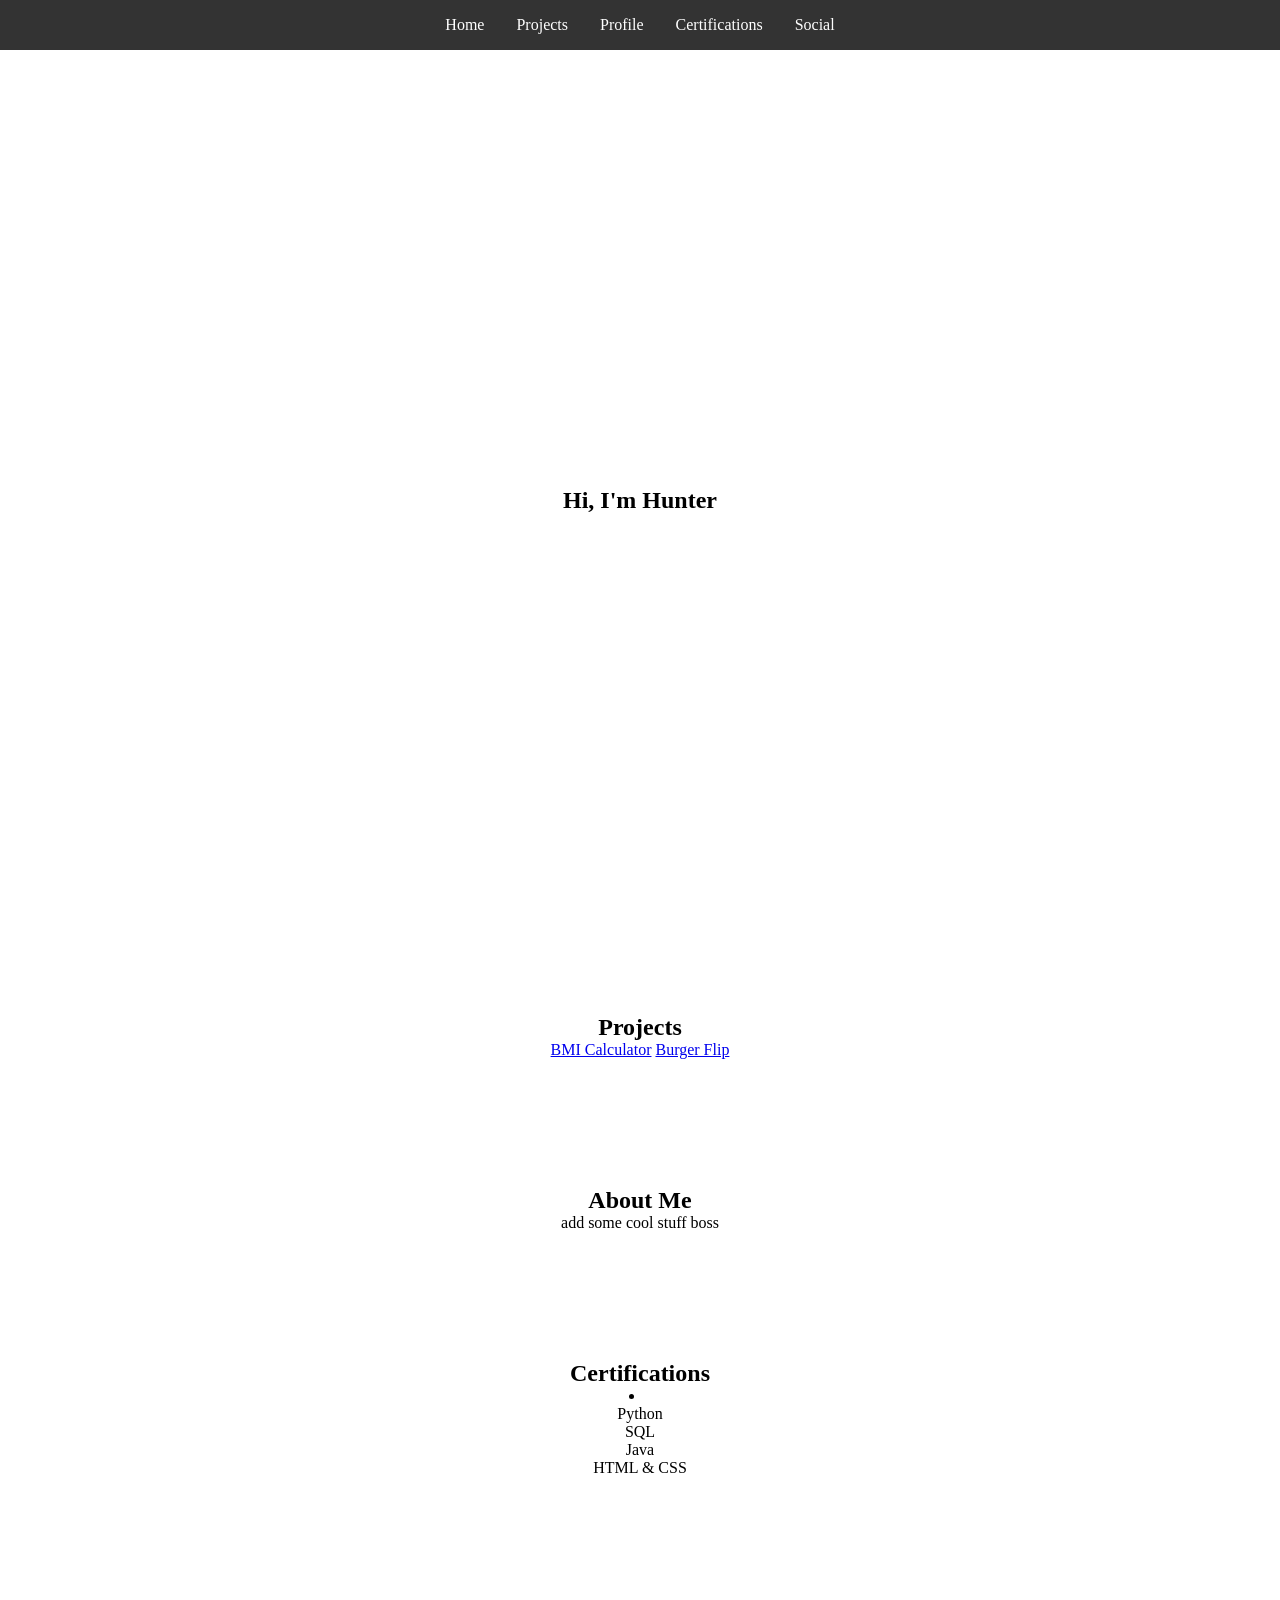
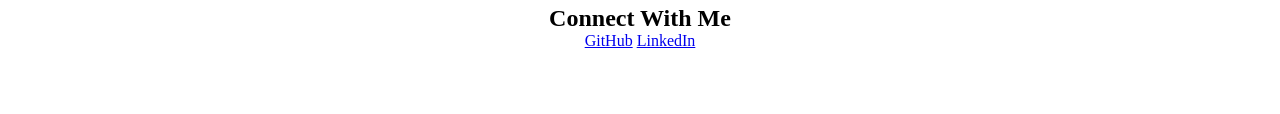
<file: Portfolio Website/index.html>
<!DOCTYPE html>
<html lang="en">
<head>
  <meta charset="UTF-8">
  <meta name="viewport" content="width=device-width, initial-scale=1.0">
  <title>Portfolio</title>
  <link rel="stylesheet" href="wawa.css">
</head>
<body>


  <nav class="navbar">
    <ul>
      <li><a href="#welcome">Home</a></li>
      <li><a href="#projects">Projects</a></li>
      <li><a href="#profile">Profile</a></li>
      <li><a href="#achievements">Certifications</a></li>
      <li><a href="#social">Social</a></li>
    </ul>
  </nav>

 
  <section id="welcome" class="section welcome">
    <h1>Hi, I'm Hunter</h1>
    <p></p>
  </section>

  <section id="projects" class="section">
    <h2>Projects</h2>
    <div class="project">
      <a target="_blank" href="BMI Calculator/bmi.html">BMI Calculator</a>
      <a target="_blank" href="Burger Flipper/game.html">Burger Flip</a>
    </div>
  </section>


  <section id="profile" class="section">
    <h2>About Me</h2>
    <p>add some cool stuff boss</p>
  </section>


  <section id="achievements" class="section">
    <h2>Certifications</h2>
    <li>
    <ul>Python</ul>
    <ul>SQL</ul>
    <ul>Java</ul>
    <ul>HTML & CSS</ul>   
    </li>
  </section>


  <section id="social" class="section">
    <h2>Connect With Me</h2>
    <a href="https://github.com/mmogs" target="_blank">GitHub</a>
    <a href="https://www.linkedin.com/in/hunter-danielson-b21a473a7/" target="_blank">LinkedIn</a>
  </section>

</body>
</html>
</file>
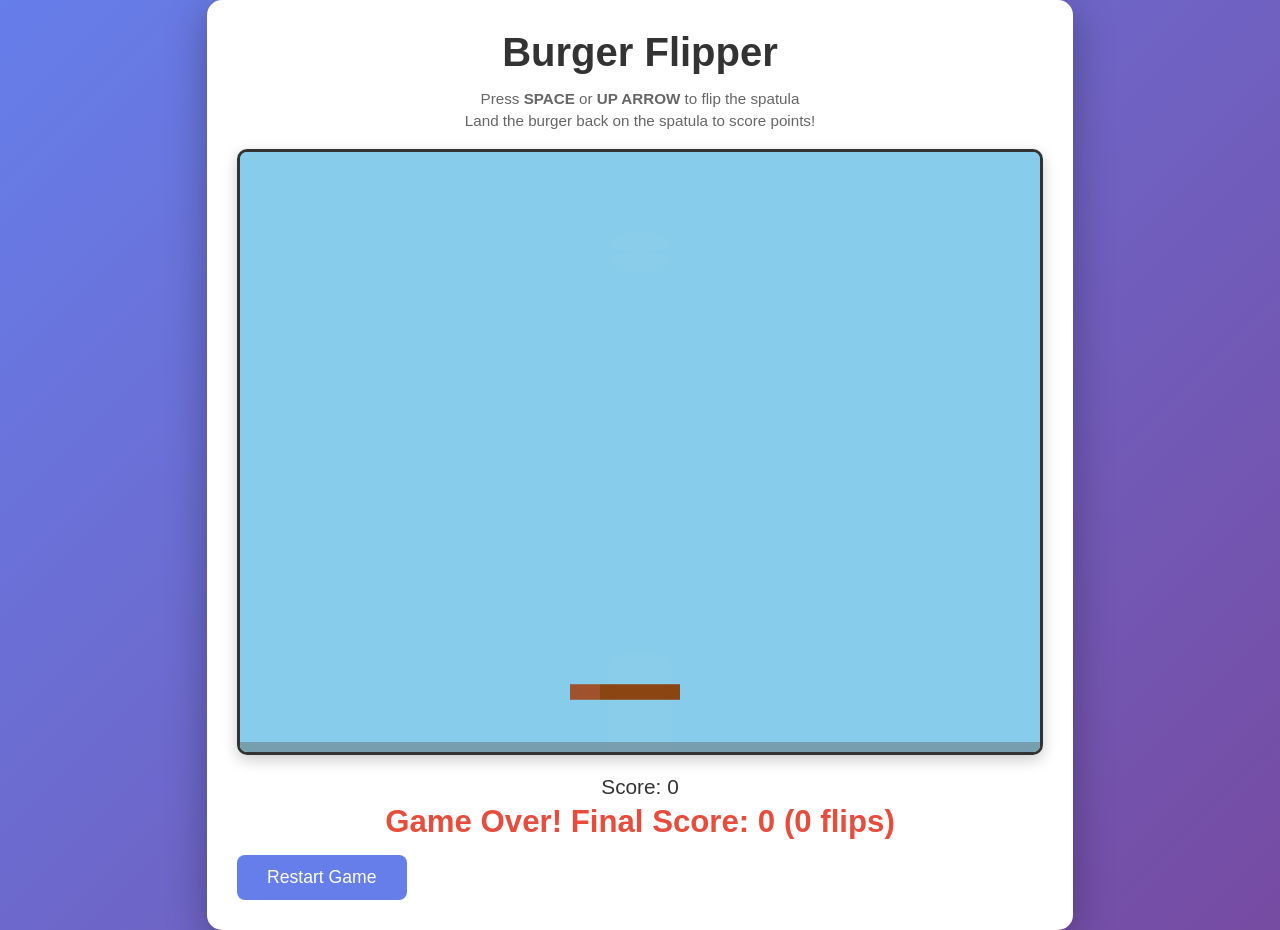
<file: Burger Flipper/game.html>
<!DOCTYPE html>
<html lang="en">
<head>
    <meta charset="UTF-8">
    <meta name="viewport" content="width=device-width, initial-scale=1.0">
    <title>Burger Flipper Game</title>
    <link rel="stylesheet" href="game.css">
</head>
<body>
    <div class="container">
        <h1>Burger Flipper</h1>
        <div class="info">
            <p>Press <strong>SPACE</strong> or <strong>UP ARROW</strong> to flip the spatula</p>
            <p>Land the burger back on the spatula to score points!</p>
        </div>
        <canvas id="gameCanvas" width="800" height="600"></canvas>
        <div class="score-display">
            <p>Score: <span id="score">0</span></p>
            <p id="gameOverText" class="game-over-text"></p>
        </div>
        <button id="restartBtn" class="restart-btn" style="display: none;">Restart Game</button>
    </div>
    <script src="game.js"></script>
</body>
</html>
</file>
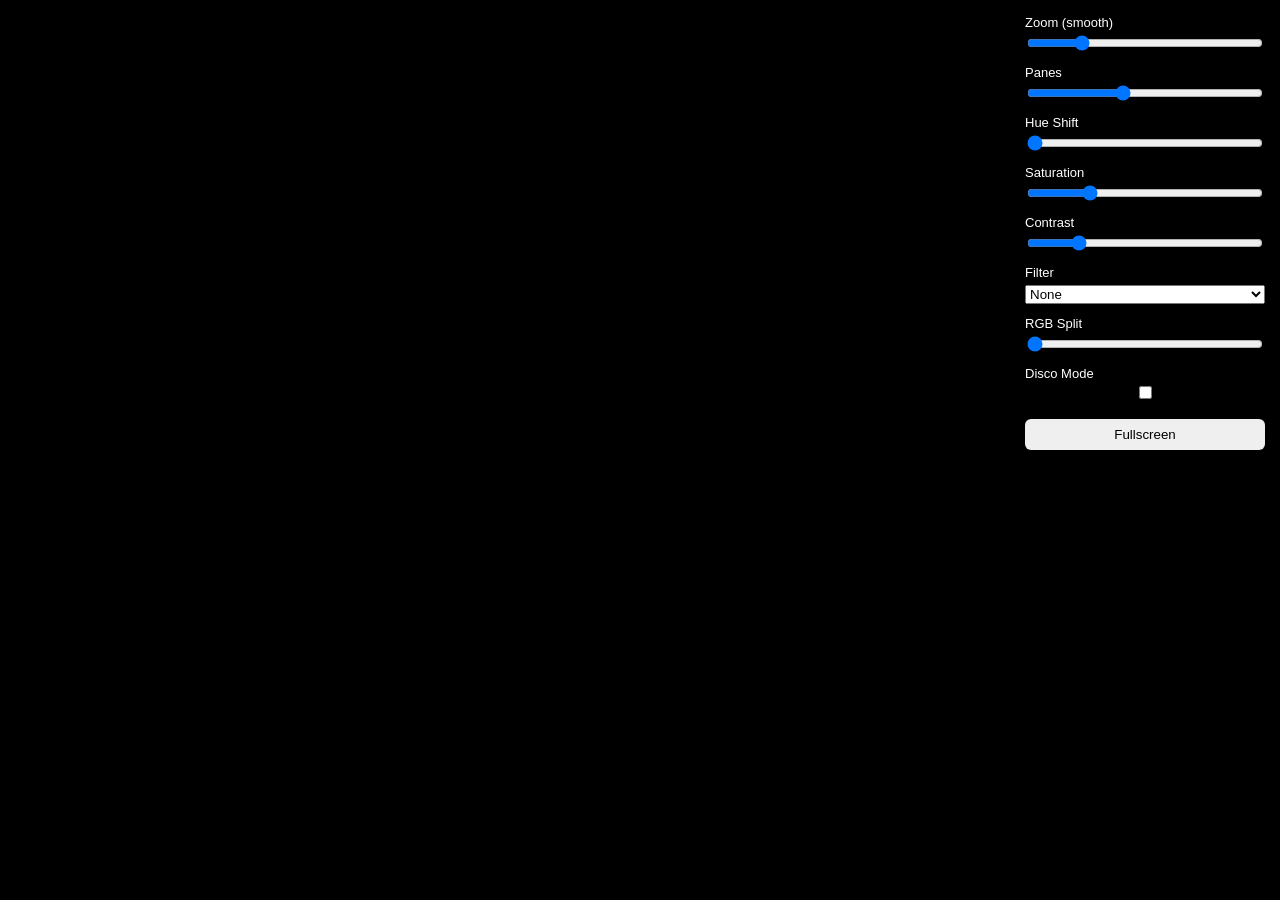
<file: kaleidoscopes/tweak.html>
<!DOCTYPE html>
<html lang="en">
<head>
  <meta charset="UTF-8" />
  <meta name="viewport" content="width=device-width, initial-scale=1.0" />
  <title>Kaleidoscope Camera</title>
  <style>
    body { margin: 0; background: black; overflow: hidden; font-family: sans-serif; }
    canvas { display: block; }

    .sidebar {
      position: fixed;
      top: 0;
      right: 0;
      height: 100%;
      width: 240px;
      background: rgba(0,0,0,0.75);
      color: white;
      padding: 15px;
      display: flex;
      flex-direction: column;
      gap: 12px;
    }

    label { display: flex; flex-direction: column; font-size: 13px; }
    input, select, button { margin-top: 5px; }
    button { cursor: pointer; padding: 8px; border: none; border-radius: 6px; }
  </style>
</head>
<body>
<video id="video" autoplay playsinline style="display:none"></video>
<canvas id="canvas"></canvas>
<canvas id="frame" style="display:none"></canvas>

<div class="sidebar">
  <label>
    Zoom (smooth)
    <input id="zoom" type="range" min="0.6" max="2" step="0.01" value="0.9">
  </label>

  <label>
    Panes
    <input id="slices" type="range" min="4" max="24" step="1" value="12">
  </label>

  <label>
    Hue Shift
    <input id="hue" type="range" min="0" max="360" step="1" value="0">
  </label>

  <label>
    Saturation
    <input id="sat" type="range" min="0" max="4" step="0.1" value="1">
  </label>

  <label>
    Contrast
    <input id="con" type="range" min="0.5" max="3" step="0.1" value="1">
  </label>

  <label>
    Filter
    <select id="filter">
      <option value="none">None</option>
      <option value="grayscale(1)">Grayscale</option>
      <option value="sepia(1)">Sepia</option>
      <option value="invert(1)">Invert</option>
      <option value="contrast(2)">High Contrast</option>
      <option value="saturate(3)">Vivid</option>
      <option value="blur(3px)">Soft Blur</option>
      <option value="brightness(1.5)">Bright</option>
      <option value="hue-rotate(180deg)">Cool Shift</option>
      <option value="saturate(5) contrast(3)">Neon Pop</option>
      <option value="grayscale(1) contrast(2)">Film Noir</option>
      <option value="invert(1) hue-rotate(180deg)">Psychedelic</option>
    </select>
  </label>

  <label>
    RGB Split
    <input id="rgbSplit" type="range" min="0" max="30" step="1" value="0">
  </label>

  <label>
    Disco Mode
    <input id="disco" type="checkbox">
  </label>

  <button id="fsBtn">Fullscreen</button>
</div>

<script>
const video = document.getElementById('video');
const canvas = document.getElementById('canvas');
const ctx = canvas.getContext('2d');
const frame = document.getElementById('frame');
const fctx = frame.getContext('2d');

const zoomSlider = document.getElementById('zoom');
const sliceSlider = document.getElementById('slices');
const filterSelect = document.getElementById('filter');
const discoToggle = document.getElementById('disco');
const fsBtn = document.getElementById('fsBtn');
const rgbSplitSlider = document.getElementById('rgbSplit');

const hueSlider = document.getElementById('hue');
const satSlider = document.getElementById('sat');
const conSlider = document.getElementById('con');

let discoHue = 0;

const objects = [];

function resize() {
  canvas.width = window.innerWidth;
  canvas.height = window.innerHeight;
  frame.width = window.innerWidth;
  frame.height = window.innerHeight;
}
resize();

fsBtn.addEventListener('click', async () => {
  const el = document.documentElement;
  if (!document.fullscreenElement) await el.requestFullscreen();
  else await document.exitFullscreen();
});

canvas.addEventListener('click', (e) => {
  objects.push({ x: e.clientX, y: e.clientY, r: 6 });
});

navigator.mediaDevices.getUserMedia({ video: true })
  .then(stream => {
    video.srcObject = stream;
    requestAnimationFrame(draw);
  });

function getSmoothZoom() {
  const min = 0.6;
  const max = 2;
  const v = parseFloat(zoomSlider.value);
  const t = (v - min) / (max - min);
  return min * Math.pow(max / min, t);
}

function drawObjects(ctx, centerX, centerY, angle) {
  const cos = Math.cos(-angle);
  const sin = Math.sin(-angle);

  for (const o of objects) {
    const dx = o.x - centerX;
    const dy = o.y - centerY;

    const rx = dx * cos - dy * sin;
    const ry = dx * sin + dy * cos;

    ctx.beginPath();
    ctx.fillStyle = 'white';
    ctx.arc(rx, ry, o.r, 0, Math.PI * 2);
    ctx.fill();
  }
}

function buildFilter() {
  const base = filterSelect.value;

  let hue = parseFloat(hueSlider.value);
  if (discoToggle.checked) {
    discoHue += 2;
    hue += discoHue;
  }

  const sat = satSlider.value;
  const con = conSlider.value;

  return `${base} hue-rotate(${hue}deg) saturate(${sat}) contrast(${con})`;
}

function draw() {
  const w = canvas.width;
  const h = canvas.height;
  const size = Math.hypot(w, h);
  const zoom = getSmoothZoom();
  const slices = parseInt(sliceSlider.value);

  const centerX = w / 2;
  const centerY = h / 2;

  fctx.setTransform(1,0,0,1,0,0);
  fctx.clearRect(0,0,frame.width,frame.height);

  fctx.filter = buildFilter();
  fctx.drawImage(video, 0, 0, frame.width, frame.height);

  ctx.setTransform(1,0,0,1,0,0);
  ctx.clearRect(0,0,w,h);

  const angleStep = (Math.PI * 2) / slices;
  const drawSize = size * zoom;

  for (let i = 0; i < slices; i++) {
    const a = i * angleStep;

    ctx.save();
    ctx.translate(centerX, centerY);
    ctx.rotate(a);

    ctx.beginPath();
    ctx.moveTo(0, 0);
    ctx.arc(0, 0, size / 2, -angleStep / 2, angleStep / 2);
    ctx.closePath();
    ctx.clip();

    if (i % 2 === 0) ctx.scale(1, -1);

    const sx = (frame.width - size / zoom) / 2;
    const sy = (frame.height - size / zoom) / 2;
    const sw = size / zoom;
    const sh = size / zoom;

    const split = parseFloat(rgbSplitSlider.value);

    ctx.drawImage(frame, sx, sy, sw, sh, -drawSize / 2, -drawSize / 2, drawSize, drawSize);

    if (split > 0) {
      ctx.globalAlpha = 0.28;
      ctx.globalCompositeOperation = 'lighter';

      // red fringe
      ctx.filter = 'opacity(1)';
      ctx.drawImage(
        frame,
        sx - split,
        sy,
        sw,
        sh,
        -drawSize / 2,
        -drawSize / 2,
        drawSize,
        drawSize
      );

      // cyan fringe
      ctx.drawImage(
        frame,
        sx + split,
        sy,
        sw,
        sh,
        -drawSize / 2,
        -drawSize / 2,
        drawSize,
        drawSize
      );

      ctx.globalAlpha = 1;
      ctx.globalCompositeOperation = 'source-over';
      ctx.filter = 'none';
    }

    drawObjects(ctx, centerX, centerY, a);

    ctx.restore();
  }

  fctx.filter = 'none';
  requestAnimationFrame(draw);
}

window.addEventListener('resize', resize);
</script>
</body>
</html>
</file>
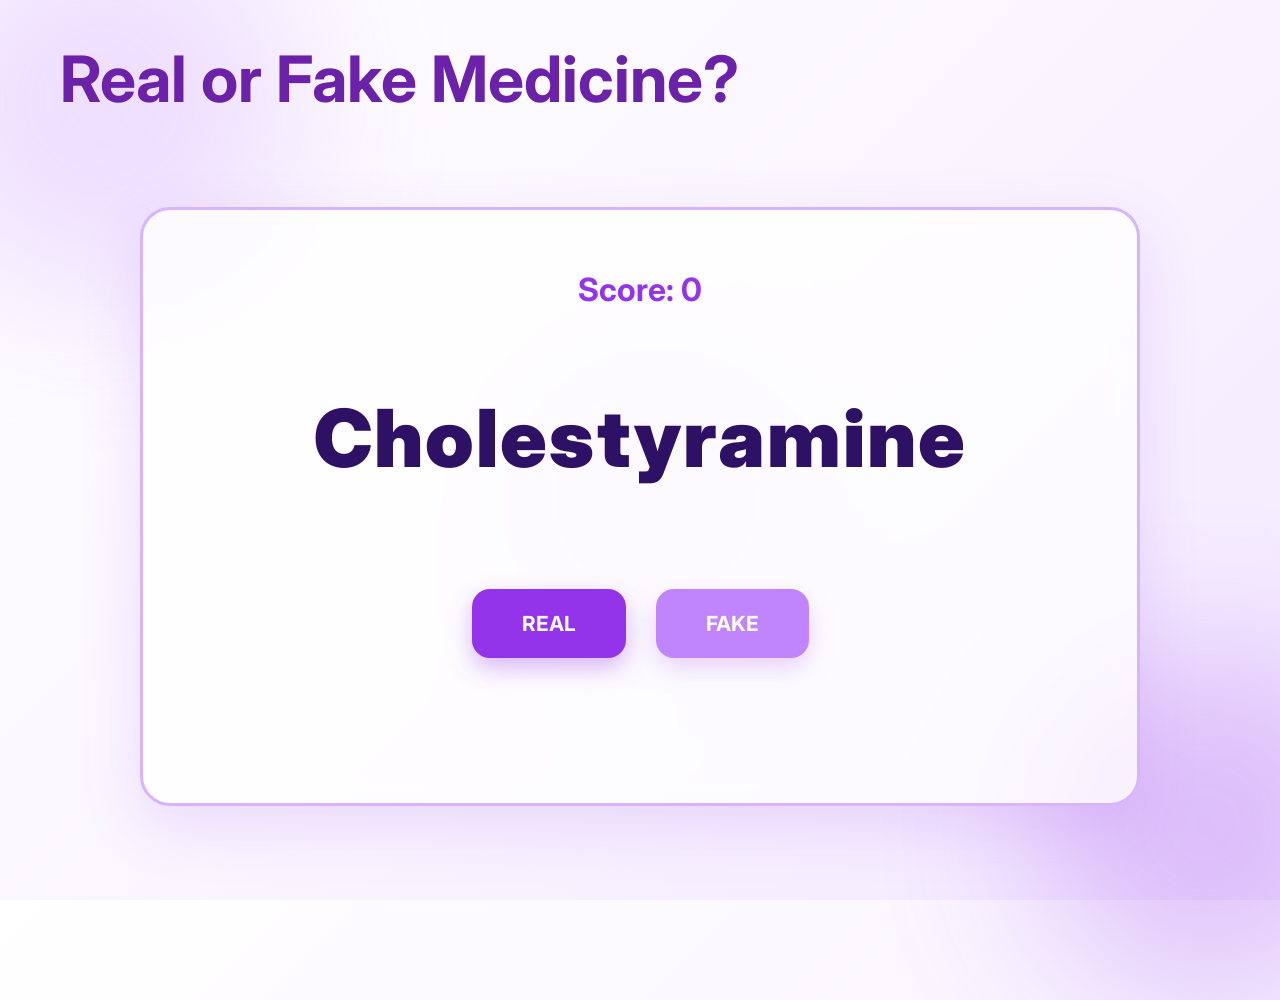
<file: medication/lies.html>
﻿<!DOCTYPE html>
<html lang="en">
<head>
<meta charset="UTF-8" />
<meta name="viewport" content="width=device-width, initial-scale=1.0"/>
<title>Real or Fake Medicine?</title>

<link rel="preconnect" href="https://fonts.googleapis.com">
<link rel="preconnect" href="https://fonts.gstatic.com" crossorigin>

<link href="https://fonts.googleapis.com/css2?family=Inter:wght@400;600;700;800;900&display=swap" rel="stylesheet">

<style>

*{
  margin:0;
  padding:0;
  box-sizing:border-box;
  font-family:'Inter', sans-serif;
}

body{
  background:linear-gradient(135deg,#ffffff,#faf5ff,#f3e8ff);
  min-height:100vh;
  overflow:hidden;
  color:#3b0764;
  position:relative;
}

/* BACKGROUND */

.blob{
  position:absolute;
  border-radius:50%;
  filter:blur(80px);
  opacity:0.25;
  z-index:0;
}

.blob1{
  width:400px;
  height:400px;
  background:#c084fc;
  top:-100px;
  left:-100px;
}

.blob2{
  width:350px;
  height:350px;
  background:#9333ea;
  bottom:-100px;
  right:-100px;
}

.blob3{
  width:250px;
  height:250px;
  background:#d8b4fe;
  top:40%;
  left:50%;
  transform:translateX(-50%);
}

/* HEADER */

header{
  width:100%;
  padding:40px 60px;
  position:relative;
  z-index:2;
}

header h1{
  font-size:4rem;
  color:#6b21a8;
  margin-bottom:10px;
}

/* GAME */

.game-area{
  position:relative;
  z-index:2;
  width:100%;
  display:flex;
  justify-content:center;
  align-items:center;
  padding:40px;
}

.game-card{
  width:100%;
  max-width:1000px;
  min-height:500px;

  background:rgba(255,255,255,0.75);
  backdrop-filter:blur(12px);

  border:3px solid #d8b4fe;
  border-radius:30px;

  padding:60px;

  box-shadow:
    0 20px 60px rgba(147,51,234,0.15);

  text-align:center;
}

/* SCORE */

.score{
  font-size:2rem;
  font-weight:bold;
  color:#9333ea;
  margin-bottom:40px;
}

/* MEDICINE */

.medicine{
  font-size:5rem;
  font-weight:900;
  margin:80px 0;
  min-height:120px;
  word-break:break-word;
  color:#2e1065;
  letter-spacing:2px;

  opacity:1;
  transform:translateY(0px) scale(1);

  transition:
    opacity 0.25s ease,
    transform 0.25s ease,
    filter 0.25s ease;

  filter:blur(0px);
}

.medicine.change-out{
  opacity:0;
  transform:translateY(-20px) scale(0.96);
  filter:blur(6px);
}

.medicine.change-in{
  opacity:1;
  transform:translateY(0px) scale(1);
  filter:blur(0px);
}

/* BUTTONS */

.buttons{
  display:flex;
  justify-content:center;
  gap:30px;
  flex-wrap:wrap;
}

button{
  border:none;
  padding:22px 50px;
  border-radius:18px;
  cursor:pointer;
  transition:0.2s;
  font-size:1.3rem;
  font-weight:bold;
}

button:hover{
  transform:translateY(-4px) scale(1.03);
}

.real-btn{
  background:#9333ea;
  color:white;
  box-shadow:0 10px 25px rgba(147,51,234,0.35);
}

.fake-btn{
  background:#c084fc;
  color:white;
  box-shadow:0 10px 25px rgba(192,132,252,0.35);
}

.restart{
  background:#6b21a8;
  color:white;
  margin-top:35px;
  display:none;
}

/* MESSAGE */

.message{
  margin-top:35px;
  min-height:50px;
  font-size:1.4rem;
  font-weight:bold;
}

.game-over{
  color:#dc2626;
  line-height:1.5;
}

/* PARTICLES */

.particle{
  position:absolute;
  font-size:2rem;
  pointer-events:none;
  animation:burst 1.5s forwards ease-out;
  z-index:100;
}

@keyframes burst{

  0%{
    opacity:1;
    transform:translate(0,0) scale(1);
  }

  100%{
    opacity:0;
    transform:
      translate(var(--x), var(--y))
      rotate(720deg)
      scale(0.3);
  }
}

/* MOBILE */

@media(max-width:768px){

  header{
    padding:30px;
    text-align:center;
  }

  header h1{
    font-size:2.7rem;
  }

  .game-card{
    padding:35px 25px;
  }

  .medicine{
    font-size:2.7rem;
  }

  .score{
    font-size:1.5rem;
  }

  button{
    width:100%;
  }
}

</style>
</head>
<body>

<div class="blob blob1"></div>
<div class="blob blob2"></div>
<div class="blob blob3"></div>

<header>
  <h1>Real or Fake Medicine?</h1>
</header>

<div class="game-area">

  <div class="game-card">

    <div class="score">
      Score: <span id="score">0</span>
    </div>

    <div class="medicine" id="medicineName">
      Loading...
    </div>

    <div class="buttons">
      <button class="real-btn" onclick="guess(true)">
        REAL
      </button>

      <button class="fake-btn" onclick="guess(false)">
        FAKE
      </button>
    </div>

    <div class="message" id="message"></div>

    <button class="restart" id="restartBtn" onclick="restartGame()">
      Restart Game
    </button>

  </div>

</div>

<script>

/* =====================================
   500 REAL MEDICINES
===================================== */

const realMedicines = [
"Abilify","Aciphex","Actos","Adderall","Advair","Aleve","Allegra","Altace","Ambien","Amoxil",
"Aricept","Ativan","Augmentin","Avapro","Avastin","Axid","Azmacort","Bactrim","Benadryl","Bentyl",
"Biaxin","Boniva","Botox","Breo","Bystolic","Capoten","Cardizem","Celebrex","Celexa","Cialis",
"Cipro","Claritin","Clarinex","Colace","Concerta","Coreg","Coumadin","Cozaar","Crestor","Cymbalta",
"Depakote","Detrol","Diflucan","Dilantin","Diovan","Dramamine","Effexor","Eliquis","Elocon","Emend",
"Enablex","Epipen","Estrace","Exelon","Farxiga","Feldene","Fioricet","Flagyl","Flomax","Flonase",
"Focalin","Fosamax","Fosinopril","Gaviscon","Geodon","Glucophage","Humalog","Humira","Hyzaar","Imdur",
"Imitrex","Inderal","Januvia","Keppra","Klonopin","Lanoxin","Lantus","Lasix","Latuda","Levaquin",
"Lexapro","Lipitor","Lopressor","Lotensin","Lovenox","Lunesta","Macrobid","Maxalt","Mirapex","Mobic",
"Nasonex","Neurontin","Nexium","Norco","Norvasc","Nuvaring","Omnicef","Onglyza","Orencia","Paxil",
"Penlac","Percocet","Plavix","Pradaxa","Prandin","Prevacid","Prilosec","ProAir","Proscar","Protonix",
"Pulmicort","Qsymia","Ramipril","Relafen","Restasis","Ritalin","Rogaine","Sabril","Seroquel","Singulair",
"Skelaxin","Spiriva","Strattera","Suboxone","Sudafed","Synthroid","Tagamet","Tambocor","Tamiflu","Tapazole",
"Tegretol","Temodar","Tenormin","Tofranil","Topamax","Toradol","Travatan","Trelegy","Tricor","Trileptal",
"Ultram","Uloric","Valium","Ventolin","Verelan","Viagra","Vibramycin","Vicodin","Vyvanse","Wellbutrin",
"Xalatan","Xanax","Xarelto","Xopenex","Yasmin","Zanaflex","Zantac","Zaroxolyn","Zestril","Zetia",
"Zithromax","Zocor","Zofran","Zoloft","Zyrtec","Acetazolamide","Acipimox","Acyclovir","Adapalene","Albendazole",
"Albuterol","Alendronate","Alfuzosin","Allopurinol","Almotriptan","Alosetron","Alprazolam","Amantadine","Ambrisentan","Amcinonide",
"Amikacin","Amitriptyline","Amlodipine","Amoxicillin","Ampicillin","Anastrozole","Anidulafungin","Apixaban","Armodafinil","Asenapine",
"Aspirin","Atenolol","Atomoxetine","Atorvastatin","Atovaquone","Azathioprine","Azelastine","Azithromycin","Baclofen","Beclomethasone",
"Benazepril","Benzonatate","Betamethasone","Bicalutamide","Bisacodyl","Bisoprolol","Brimonidine","Bromocriptine","Budesonide","Bumetanide",
"Bupropion","Buspirone","Calcitriol","Canagliflozin","Candesartan","Capecitabine","Carbamazepine","Carbidopa","Carisoprodol","Carvedilol",
"Cefdinir","Cefixime","Cefpodoxime","Ceftriaxone","Celecoxib","Cephalexin","Cetirizine","Chlordiazepoxide","Chlorhexidine","Chloroquine",
"Cholestyramine","Ciclopirox","Cilostazol","Cinacalcet","Ciprofloxacin","Citalopram","Clarithromycin","Clindamycin","Clobetasol","Clonazepam",
"Clonidine","Clopidogrel","Clozapine","Colchicine","Cyclobenzaprine","Cyclosporine","Dabigatran","Dapagliflozin","Darifenacin","Desloratadine",
"Desmopressin","Desvenlafaxine","Dexamethasone","Dexlansoprazole","Dexmethylphenidate","Diazepam","Diclofenac","Dicyclomine","Digoxin","Diltiazem",
"Diphenhydramine","Dipyridamole","Divalproex","Donepezil","Dorzolamide","Doxazosin","Doxycycline","Dronabinol","Drospirenone","Dulaglutide",
"Duloxetine","Dupilumab","Edoxaban","Efavirenz","Eletriptan","Empagliflozin","Enalapril","Enoxaparin","Entacapone","Eplerenone",
"Ergocalciferol","Erlotinib","Escitalopram","Esomeprazole","Estradiol","Eszopiclone","Etanercept","Ethambutol","Ethinyl","Etodolac",
"Ezetimibe","Famciclovir","Famotidine","Fenofibrate","Fentanyl","Ferrous","Finasteride","Fluconazole","Fludrocortisone","Fluoxetine",
"Flutamide","Fluticasone","Fondaparinux","Formoterol","Fosinopril","Frovatriptan","Furosemide","Gabapentin","Galantamine","Gemfibrozil",
"Glimepiride","Glipizide","Glyburide","Golimumab","Guanfacine","Halobetasol","Haloperidol","Heparin","Hydralazine","Hydrochlorothiazide",
"Hydrocodone","Hydrocortisone","Hydromorphone","Hydroxychloroquine","Hydroxyzine","Ibuprofen","Icosapent","Ifosfamide","Imipramine","Indapamide",
"Insulin","Ipratropium","Irbesartan","Irinotecan","Isosorbide","Itraconazole","Ivabradine","Ivermectin","Ketoconazole","Ketorolac",
"Labetalol","Lacosamide","Lamotrigine","Lansoprazole","Leflunomide","Lenalidomide","Levetiracetam","Levocetirizine","Levofloxacin","Levothyroxine",
"Linaclotide","Linagliptin","Liraglutide","Lisdexamfetamine","Lisinopril","Lithium","Loperamide","Lorazepam","Losartan","Lovastatin",
"Lumateperone","Medroxyprogesterone","Melatonin","Meloxicam","Memantine","Meropenem","Mesalamine","Metformin","Methadone","Methimazole",
"Methocarbamol","Methotrexate","Methylphenidate","Metoclopramide","Metolazone","Metoprolol","Metronidazole","Midodrine","Minocycline","Mirtazapine",
"Misoprostol","Modafinil","Montelukast","Morphine","Moxifloxacin","Mupirocin","Mycophenolate","Nabumetone","Nadolol","Naloxone",
"Naltrexone","Naproxen","Naratriptan","Nebivolol","Nifedipine","Nitrofurantoin","Nitroglycerin","Nortriptyline","Nystatin","Olanzapine",
"Olmesartan","Ondansetron","Oseltamivir","Oxybutynin","Oxycodone","Ozempic","Paliperidone","Pantoprazole","Paroxetine","Pegfilgrastim"
];

/* =====================================
   BETTER FAKE GENERATION
===================================== */

function random(arr){
  return arr[Math.floor(Math.random() * arr.length)];
}

const starts = [
  "Zy","Vel","Nor","Tri","Xan","Lum","Dex","Neo","Astra","Vira",
  "Mira","Ketra","Cura","Omni","Nexa","Rela","Vexo","Zora","Cryo","Prax",
  "Qel","Brin","Tov","Xel","Sky","Vor","Dral","Quin","Trel","Myr"
];

const mids = [
  "la","ve","dro","mi","xa","tri","zol","fen","cor","dex",
  "nex","tra","vira","dil","mor","zan","quil","rex","phar","lix"
];

const ends = [
  "pril","mab","zine","drol","mycin","tide","sone","line",
  "xate","tril","dine","zol","fex","bar","vax","nium",
  "trel","prox","cor","stat","vir","lam","tan","lex"
];

const brandStyle = [
  "Xyrel","Bravix","Trevia","Qynex","Virel",
  "Zoltra","Myrlex","Skyriva","Velcor","Praxil"
];

const weirdBits = [
  "gli","pha","ntra","zlo","qui","tre","shi"
];

function generateFakeMedicine(){

  const style = Math.floor(Math.random() * 5);

  if(style === 0){
    return random(starts) + random(ends);
  }

  if(style === 1){
    return random(starts) +
           random(mids) +
           random(ends);
  }

  if(style === 2){
    return random(starts) +
           random(mids) +
           random(mids) +
           random(ends);
  }

  if(style === 3){
    return random(starts) +
           random(mids) +
           random(weirdBits) +
           random(ends);
  }

  return random(brandStyle);
}

const fakeMedicines = [];

while(fakeMedicines.length < 500){

  const fake = generateFakeMedicine();

  if(!fakeMedicines.includes(fake)){
    fakeMedicines.push(fake);
  }
}

/* =====================================
   GAME STATE
===================================== */

let score = 0;
let currentMedicine;

const medicineEl = document.getElementById("medicineName");
const scoreEl = document.getElementById("score");
const messageEl = document.getElementById("message");
const restartBtn = document.getElementById("restartBtn");

/* =====================================
   NEXT ROUND
===================================== */

function nextRound(){

  medicineEl.classList.add("change-out");

  setTimeout(()=>{

    const chooseReal = Math.random() < 0.5;

    if(chooseReal){

      currentMedicine = {
        name: realMedicines[
          Math.floor(Math.random()*realMedicines.length)
        ],
        real:true
      };

    } else {

      currentMedicine = {
        name: fakeMedicines[
          Math.floor(Math.random()*fakeMedicines.length)
        ],
        real:false
      };
    }

    medicineEl.textContent = currentMedicine.name;

    medicineEl.classList.remove("change-out");

    medicineEl.classList.add("change-in");

    setTimeout(()=>{
      medicineEl.classList.remove("change-in");
    },250);

  },250);
}

/* =====================================
   PARTICLES
===================================== */

const particleIcons = ["💊","🧪","💉","🩺","🩹"];

function spawnParticles(){

  for(let i = 0; i < 20; i++){

    const particle = document.createElement("div");

    particle.className = "particle";

    particle.textContent =
      particleIcons[
        Math.floor(Math.random()*particleIcons.length)
      ];

    particle.style.left =
      (window.innerWidth / 2) + "px";

    particle.style.top =
      (window.innerHeight / 2) + "px";

    particle.style.setProperty(
      "--x",
      (Math.random()*800 - 400) + "px"
    );

    particle.style.setProperty(
      "--y",
      (Math.random()*600 - 300) + "px"
    );

    document.body.appendChild(particle);

    setTimeout(()=>{
      particle.remove();
    },1500);
  }
}

/* =====================================
   GUESS
===================================== */

function guess(choice){

  if(choice === currentMedicine.real){

    score++;

    scoreEl.textContent = score;

    messageEl.textContent = "Correct!";
    messageEl.style.color = "#16a34a";

    spawnParticles();

    setTimeout(()=>{
      nextRound();
    },300);

  } else {

    messageEl.innerHTML = `
      <div class="game-over">
        WRONG! "${currentMedicine.name}" was
        ${currentMedicine.real ? "REAL" : "FAKE"}.
        <br><br>
        Final Score: ${score}
      </div>
    `;

    document.querySelector(".real-btn").disabled = true;
    document.querySelector(".fake-btn").disabled = true;

    restartBtn.style.display = "inline-block";
  }
}

/* =====================================
   RESTART
===================================== */

function restartGame(){

  score = 0;

  scoreEl.textContent = score;

  restartBtn.style.display = "none";

  messageEl.textContent = "";

  document.querySelector(".real-btn").disabled = false;
  document.querySelector(".fake-btn").disabled = false;

  nextRound();
}

nextRound();

</script>

</body>
</html>
</file>
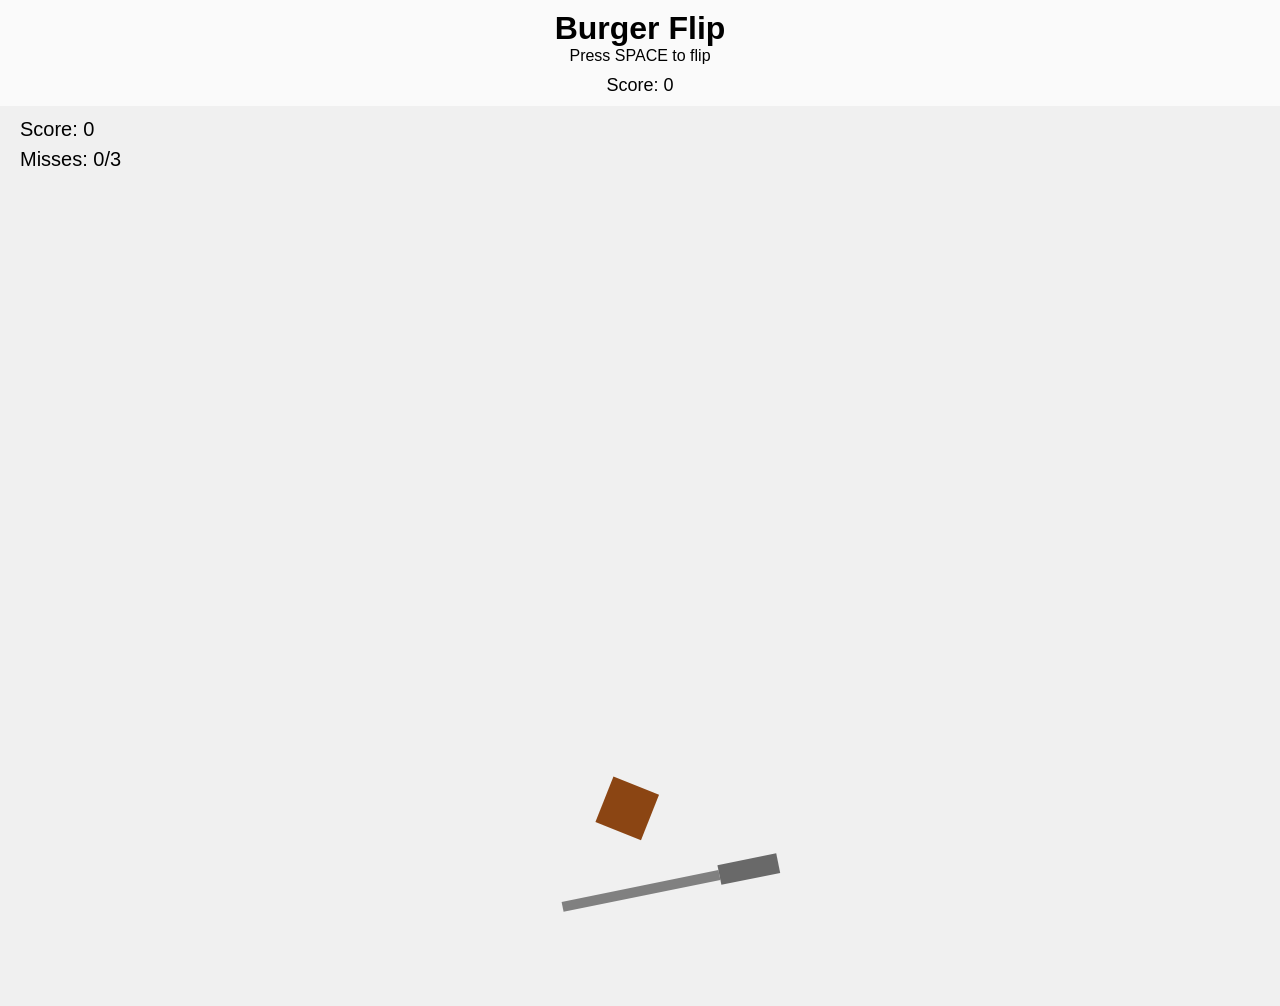
<file: VS CODE burger flip/game.html>
<!DOCTYPE html>
<html lang="en">
<head>
  <meta charset="UTF-8">
  <meta name="viewport" content="width=device-width, initial-scale=1.0">
  <title>Burger Flip Game</title>
  <link rel="stylesheet" href="game.css">
</head>
<body>

  <h1>Burger Flip</h1>
  <p>Press SPACE to flip</p>
  <p id="score">Score: 0</p>

  <canvas id="gameCanvas"></canvas>

  <script src="game.js"></script>
</body>
</html>
</file>
<file: Portfolio Website/wawa.css>
* {
  margin: 0;
  padding: 0;
  box-sizing: border-box;
}


.navbar {
  position: sticky;
  top: 0;
  background: #333;
  padding: 1rem;
}

.navbar ul {
  display: flex;
  justify-content: center;
  list-style: none;
}

.navbar a {
  color: white;
  text-decoration: none;
  margin: 0 1rem;
}


.section {
  padding: 4rem 2rem;
  text-align: center;
}


.welcome {
  height: 100vh;
  display: flex;
  flex-direction: column;
  justify-content: center;
}


@media (max-width: 600px) {
  .navbar ul {
    flex-direction: column;
  }

  .navbar a {
    display: block;
    margin: 0.5rem 0;
  }
}
</file>
<file: Burger Flipper/game.css>
* {
    margin: 0;
    padding: 0;
    box-sizing: border-box;
}

body {
    display: flex;
    justify-content: center;
    align-items: center;
    min-height: 100vh;
    background: linear-gradient(135deg, #667eea 0%, #764ba2 100%);
    font-family: 'Arial', sans-serif;
}

.container {
    text-align: center;
    background: white;
    padding: 30px;
    border-radius: 15px;
    box-shadow: 0 10px 40px rgba(0, 0, 0, 0.3);
}

h1 {
    color: #333;
    margin-bottom: 15px;
    font-size: 2.5em;
}

.info {
    margin-bottom: 20px;
    color: #666;
}

.info p {
    margin: 5px 0;
    font-size: 0.95em;
}

#gameCanvas {
    border: 3px solid #333;
    background: linear-gradient(180deg, #87ceeb 0%, #e0f6ff 100%);
    display: block;
    margin: 20px auto;
    border-radius: 10px;
    box-shadow: 0 5px 15px rgba(0, 0, 0, 0.2);
}

.score-display {
    margin-top: 20px;
    font-size: 1.3em;
    color: #333;
}

.score-display p {
    margin: 5px 0;
}

.game-over-text {
    color: #e74c3c;
    font-weight: bold;
    font-size: 1.5em;
}

.restart-btn {
    margin-top: 15px;
    padding: 12px 30px;
    font-size: 1.1em;
    background: #667eea;
    color: white;
    border: none;
    border-radius: 8px;
    cursor: pointer;
    transition: background 0.3s;
}

.restart-btn:hover {
    background: #764ba2;
}

.restart-btn:active {
    transform: scale(0.98);
}
</file>
<file: VS CODE burger flip/game.css>
/* Reset */
* {
  margin: 0;
  padding: 0;
  box-sizing: border-box;
}

body {
  text-align: center;
  font-family: Arial, sans-serif;
  background: #fafafa;
   margin: 0;
   overflow: hidden;
}

h1 {
  margin-top: 10px;
}

#score {
  margin: 10px;
  font-size: 18px;
}

/* Game canvas */
canvas {
  display: block;
  width: 100vw;
  height: 75vh;
  background: #f0f0f0;
}
</file>
